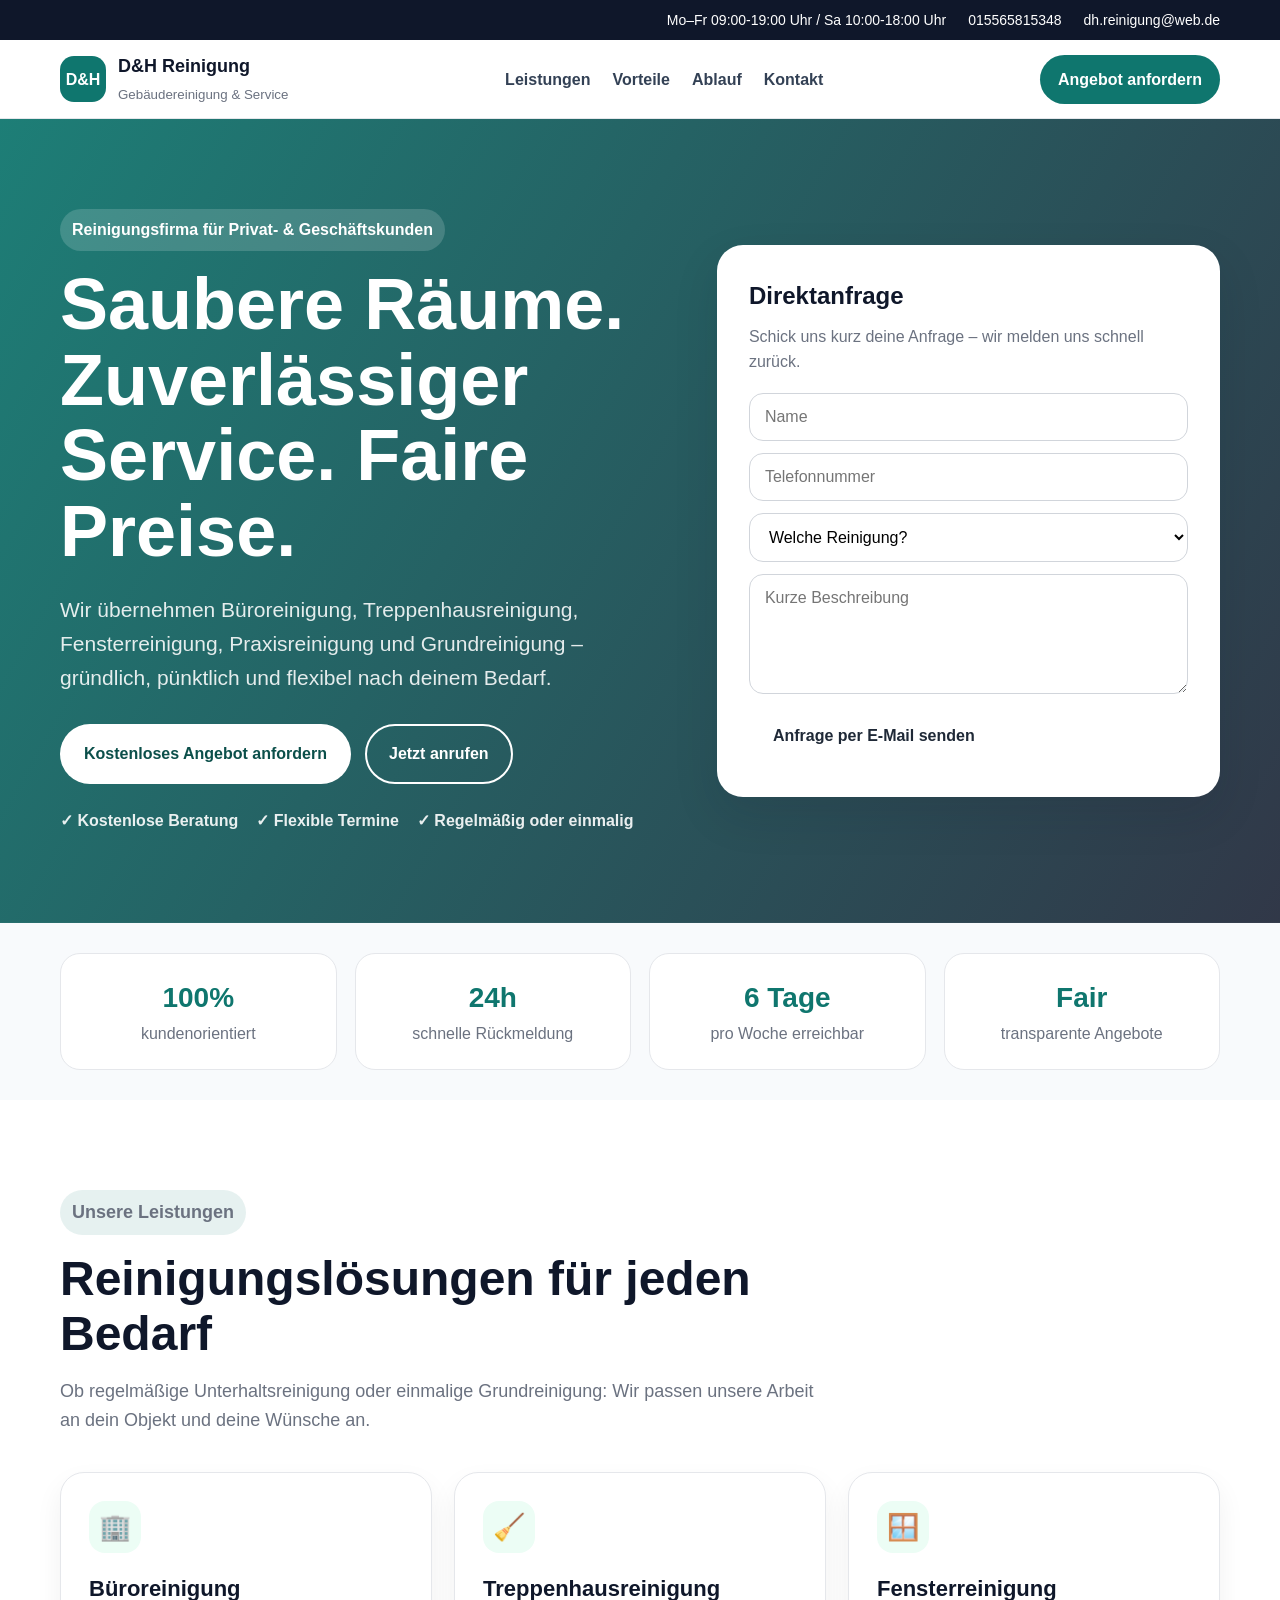
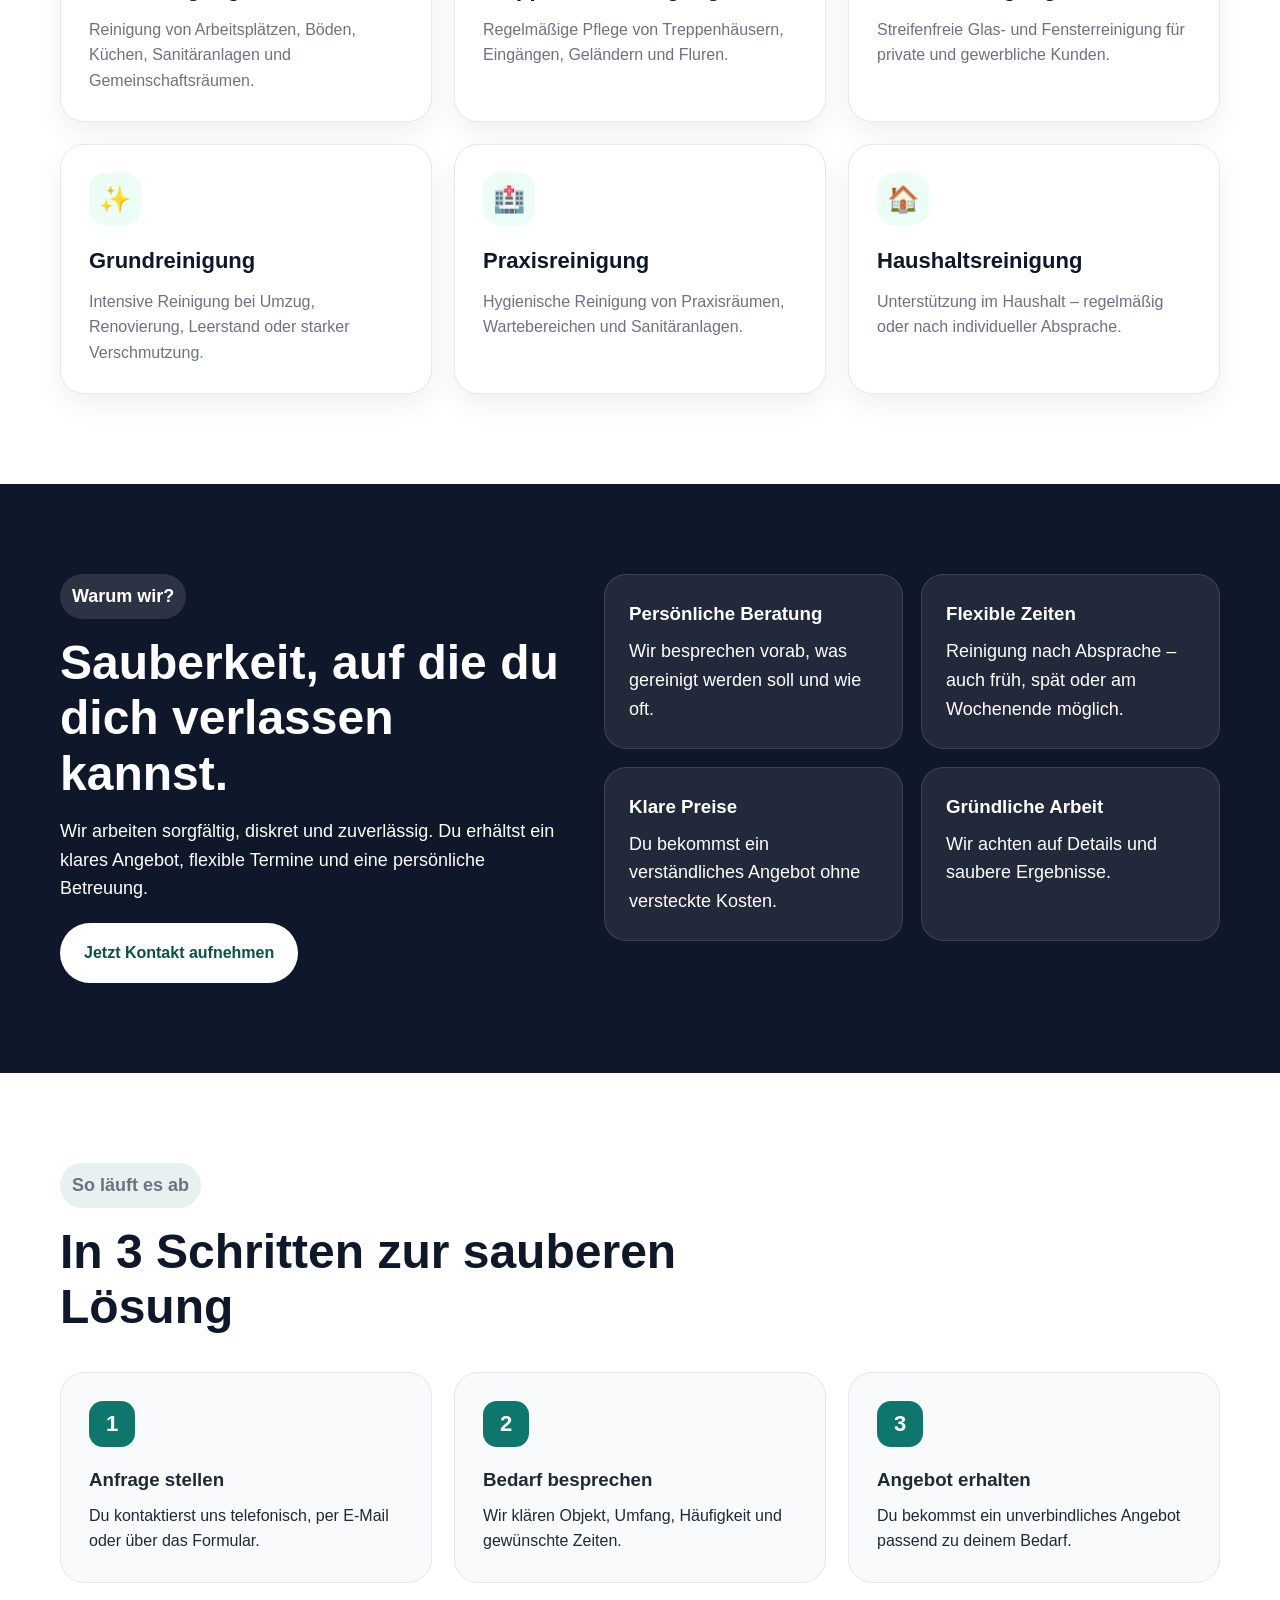
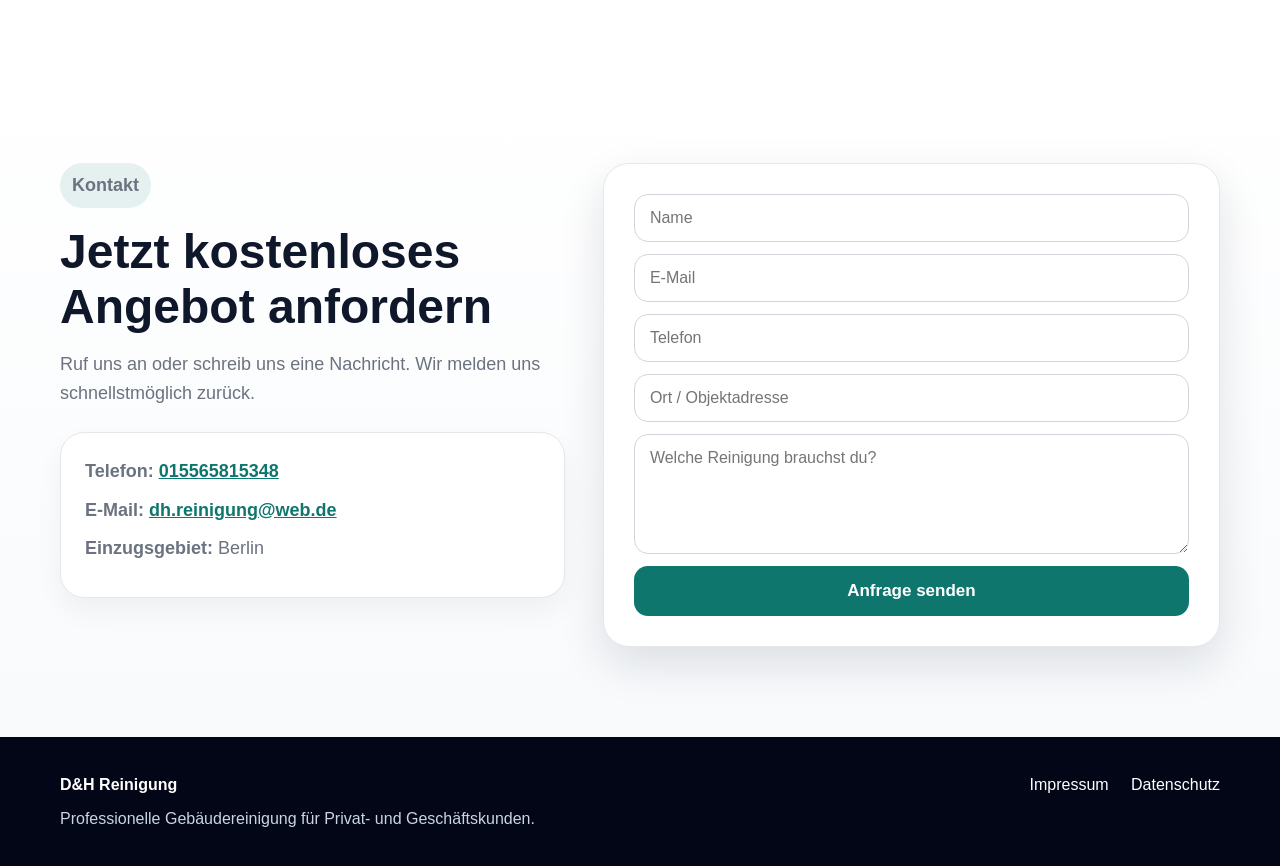
<file: index.html>
<!DOCTYPE html>
<html lang="de">
<head>
  <meta charset="UTF-8" />
  <meta name="viewport" content="width=device-width, initial-scale=1.0" />
  <title>D&H Reinigung| Professionelle Gebäudereinigung</title>
  <meta name="description" content="Zuverlässige Reinigungsfirma für Büroreinigung, Treppenhausreinigung, Fensterreinigung, Praxisreinigung und Grundreinigung." />
  <link rel="stylesheet" href="style.css" />
</head>
<body>
  <div class="topbar">
    <div class="container topbar-inner">
      <span>Mo–Fr 09:00-19:00 Uhr / Sa 10:00-18:00 Uhr</span>
      <a href="tel:+4915565815348">015565815348</a>
      <a href="mailto:dh.reinigung@web.de">dh.reinigung@web.de</a>
    </div>
  </div>

  <header class="header">
    <div class="container nav">
      <a class="brand" href="#start">
        <span class="brand-icon">D&H</span>
        <span>
          <strong>D&H Reinigung</strong>
          <small>Gebäudereinigung & Service</small>
        </span>
      </a>
      <nav>
        <a href="#leistungen">Leistungen</a>
        <a href="#vorteile">Vorteile</a>
        <a href="#ablauf">Ablauf</a>
        <a href="#kontakt">Kontakt</a>
      </nav>
      <a class="nav-cta" href="#kontakt">Angebot anfordern</a>
    </div>
  </header>

  <main>
    <section id="start" class="hero">
      <div class="container hero-grid">
        <div class="hero-text">
          <p class="badge">Reinigungsfirma für Privat- & Geschäftskunden</p>
          <h1>Saubere Räume. Zuverlässiger Service. Faire Preise.</h1>
          <p class="lead">Wir übernehmen Büroreinigung, Treppenhausreinigung, Fensterreinigung, Praxisreinigung und Grundreinigung – gründlich, pünktlich und flexibel nach deinem Bedarf.</p>
          <div class="hero-actions">
            <a class="btn btn-primary" href="#kontakt">Kostenloses Angebot anfordern</a>
            <a class="btn btn-outline" href="tel:+4915112345678">Jetzt anrufen</a>
          </div>
          <div class="hero-points">
            <span>✓ Kostenlose Beratung</span>
            <span>✓ Flexible Termine</span>
            <span>✓ Regelmäßig oder einmalig</span>
          </div>
        </div>

        <div class="quote-card">
          <h2>Direktanfrage</h2>
          <p>Schick uns kurz deine Anfrage – wir melden uns schnell zurück.</p>
          <form>
            <input type="text" name="name" placeholder="Name" />
            <input type="tel" placeholder="Telefonnummer" />
            <select>
              <option>Welche Reinigung?</option>
              <option>Büroreinigung</option>
              <option>Treppenhausreinigung</option>
              <option>Fensterreinigung</option>
              <option>Grundreinigung</option>
              <option>Praxisreinigung</option>
              <option>Haushaltsreinigung</option>
              <option>Kitareinigung</option>
              <option>Sontiges</option>
            </select>
            <textarea placeholder="Kurze Beschreibung"></textarea>
            <a class="btn primary" href="mailto:dh.reinigung@web.de?subject=Anfrage%20Reinigung&body=Hallo,%20ich%20möchte%20ein%20Angebot%20anfragen.">
  Anfrage per E-Mail senden
</a>
            
          </form>
        </div>
      </div>
    </section>

    <section class="stats">
      <div class="container stats-grid">
        <div><strong>100%</strong><span>kundenorientiert</span></div>
        <div><strong>24h</strong><span>schnelle Rückmeldung</span></div>
        <div><strong>6 Tage</strong><span>pro Woche erreichbar</span></div>
        <div><strong>Fair</strong><span>transparente Angebote</span></div>
      </div>
    </section>

    <section id="leistungen" class="section">
      <div class="container">
        <div class="section-head">
          <p class="eyebrow">Unsere Leistungen</p>
          <h2>Reinigungslösungen für jeden Bedarf</h2>
          <p>Ob regelmäßige Unterhaltsreinigung oder einmalige Grundreinigung: Wir passen unsere Arbeit an dein Objekt und deine Wünsche an.</p>
        </div>

        <div class="service-grid">
          <article class="service-card">
            <span class="service-icon">🏢</span>
            <h3>Büroreinigung</h3>
            <p>Reinigung von Arbeitsplätzen, Böden, Küchen, Sanitäranlagen und Gemeinschaftsräumen.</p>
          </article>
          <article class="service-card">
            <span class="service-icon">🧹</span>
            <h3>Treppenhausreinigung</h3>
            <p>Regelmäßige Pflege von Treppenhäusern, Eingängen, Geländern und Fluren.</p>
          </article>
          <article class="service-card">
            <span class="service-icon">🪟</span>
            <h3>Fensterreinigung</h3>
            <p>Streifenfreie Glas- und Fensterreinigung für private und gewerbliche Kunden.</p>
          </article>
          <article class="service-card">
            <span class="service-icon">✨</span>
            <h3>Grundreinigung</h3>
            <p>Intensive Reinigung bei Umzug, Renovierung, Leerstand oder starker Verschmutzung.</p>
          </article>
          <article class="service-card">
            <span class="service-icon">🏥</span>
            <h3>Praxisreinigung</h3>
            <p>Hygienische Reinigung von Praxisräumen, Wartebereichen und Sanitäranlagen.</p>
          </article>
          <article class="service-card">
            <span class="service-icon">🏠</span>
            <h3>Haushaltsreinigung</h3>
            <p>Unterstützung im Haushalt – regelmäßig oder nach individueller Absprache.</p>
          </article>
        </div>
      </div>
    </section>

    <section id="vorteile" class="section dark">
      <div class="container why-grid">
        <div>
          <p class="eyebrow">Warum wir?</p>
          <h2>Sauberkeit, auf die du dich verlassen kannst.</h2>
          <p>Wir arbeiten sorgfältig, diskret und zuverlässig. Du erhältst ein klares Angebot, flexible Termine und eine persönliche Betreuung.</p>
          <a class="btn btn-light" href="#kontakt">Jetzt Kontakt aufnehmen</a>
        </div>
        <div class="why-list">
          <div>
            <h3>Persönliche Beratung</h3>
            <p>Wir besprechen vorab, was gereinigt werden soll und wie oft.</p>
          </div>
          <div>
            <h3>Flexible Zeiten</h3>
            <p>Reinigung nach Absprache – auch früh, spät oder am Wochenende möglich.</p>
          </div>
          <div>
            <h3>Klare Preise</h3>
            <p>Du bekommst ein verständliches Angebot ohne versteckte Kosten.</p>
          </div>
          <div>
            <h3>Gründliche Arbeit</h3>
            <p>Wir achten auf Details und saubere Ergebnisse.</p>
          </div>
        </div>
      </div>
    </section>

    <section id="ablauf" class="section">
      <div class="container">
        <div class="section-head">
          <p class="eyebrow">So läuft es ab</p>
          <h2>In 3 Schritten zur sauberen Lösung</h2>
        </div>

        <div class="steps">
          <div class="step">
            <span>1</span>
            <h3>Anfrage stellen</h3>
            <p>Du kontaktierst uns telefonisch, per E-Mail oder über das Formular.</p>
          </div>
          <div class="step">
            <span>2</span>
            <h3>Bedarf besprechen</h3>
            <p>Wir klären Objekt, Umfang, Häufigkeit und gewünschte Zeiten.</p>
          </div>
          <div class="step">
            <span>3</span>
            <h3>Angebot erhalten</h3>
            <p>Du bekommst ein unverbindliches Angebot passend zu deinem Bedarf.</p>
          </div>
        </div>
      </div>
    </section>

    
          </div>
        </div>
      </div>
    </section>

    <section id="kontakt" class="section contact-section">
      <div class="container contact-grid">
        <div>
          <p class="eyebrow">Kontakt</p>
          <h2>Jetzt kostenloses Angebot anfordern</h2>
          <p>Ruf uns an oder schreib uns eine Nachricht. Wir melden uns schnellstmöglich zurück.</p>

          <div class="contact-box">
            <p><strong>Telefon:</strong> <a href="tel:+4915565815348">015565815348</a></p>
            <p><strong>E-Mail:</strong> <a href="mailto:dh.reinigung@web.de">dh.reinigung@web.de</a></p>
            <p><strong>Einzugsgebiet:</strong> Berlin</p>
          </div>
        </div>

        <form class="contact-form" action="https://formsubmit.co/dh.reinigung@web.de" method="POST">
          <input type="text" name="name" placeholder="Name" />
          <input type="email" name="email" placeholder="E-Mail" />
          <input type="tel" name="telefon" placeholder="Telefon" />
          <input type="text" name="adresse" placeholder="Ort / Objektadresse" />
          <textarea name="nachricht" placeholder="Welche Reinigung brauchst du?"></textarea>
          <button type="submit">Anfrage senden</button>
         
        </form>
      </div>
    </section>
  </main>

  <footer class="footer">
    <div class="container footer-grid">
      <div>
        <strong>D&H Reinigung</strong>
        <p>Professionelle Gebäudereinigung für Privat- und Geschäftskunden.</p>
      </div>
      <div>
        <a href="impressum.html">Impressum</a>
        <a href="datenschutz.html">Datenschutz</a>
      </div>
    </div>
  </footer>
</body>
</html>
</file>
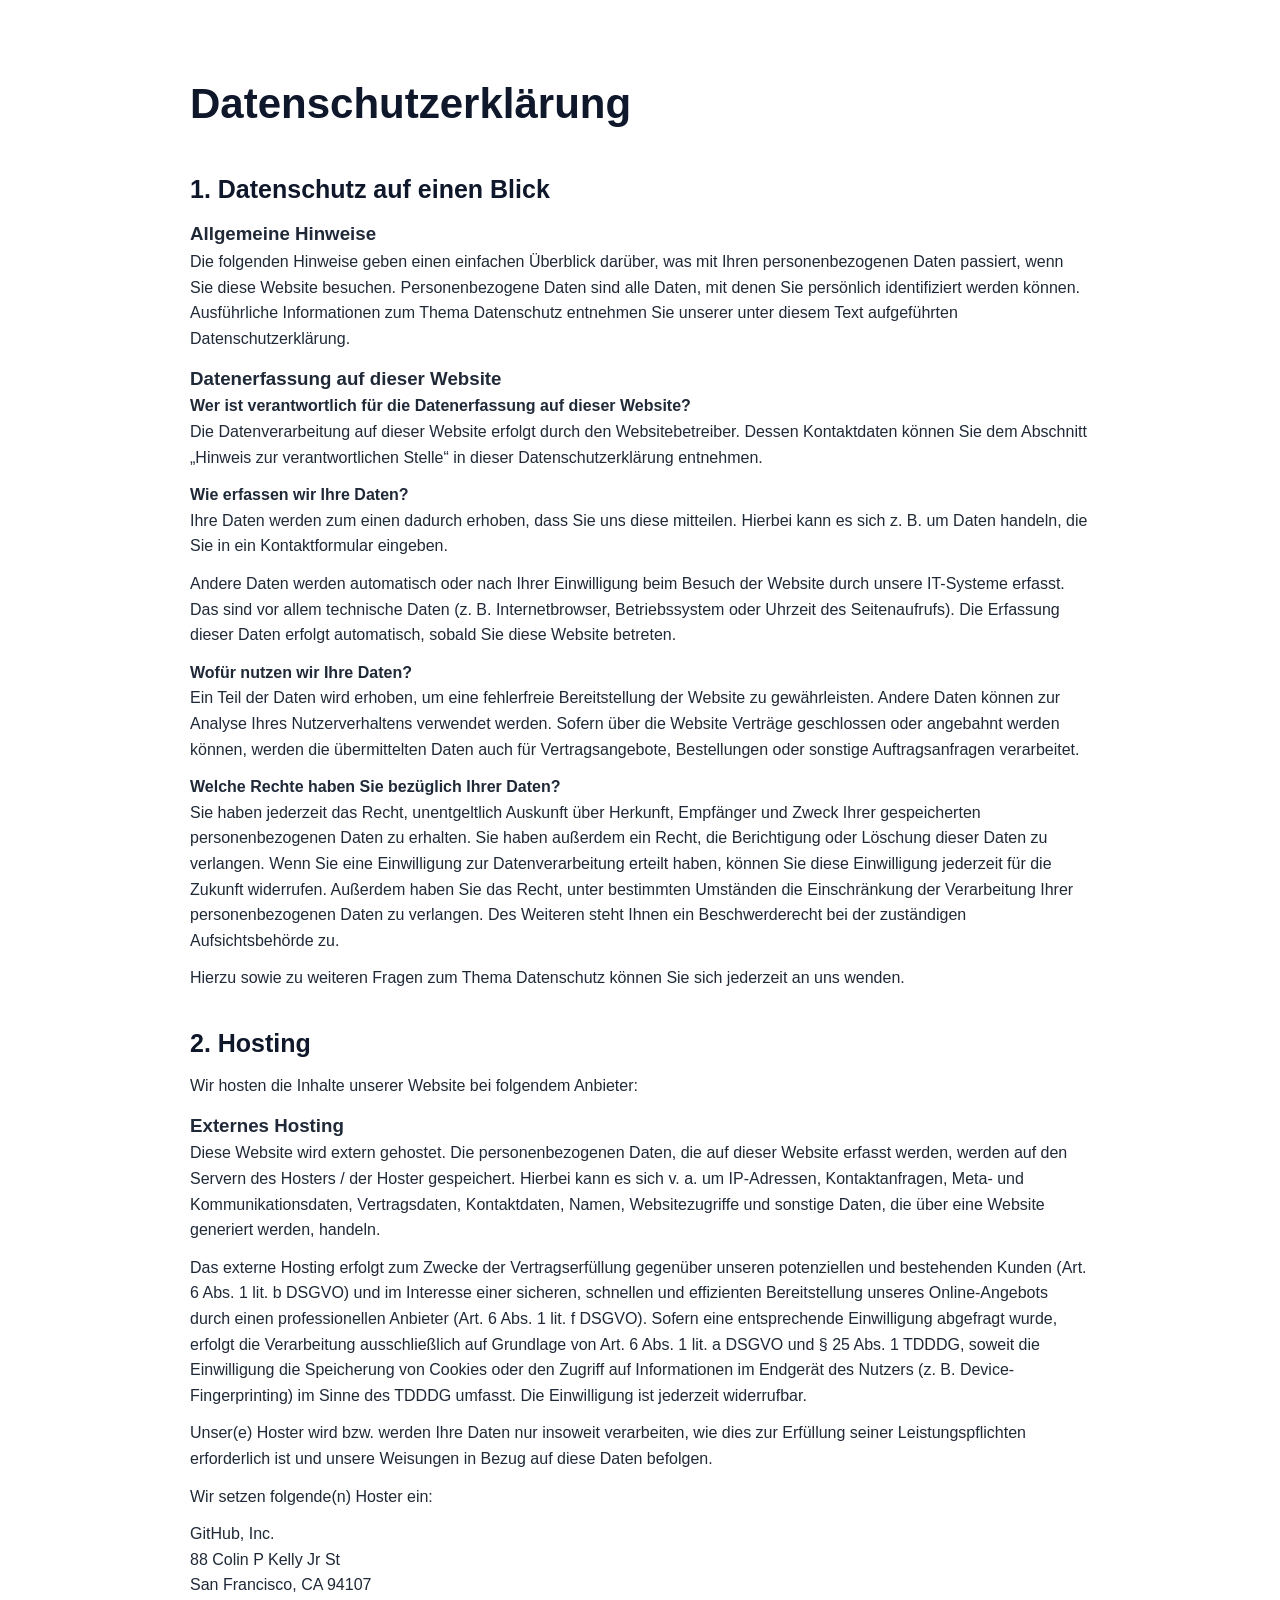
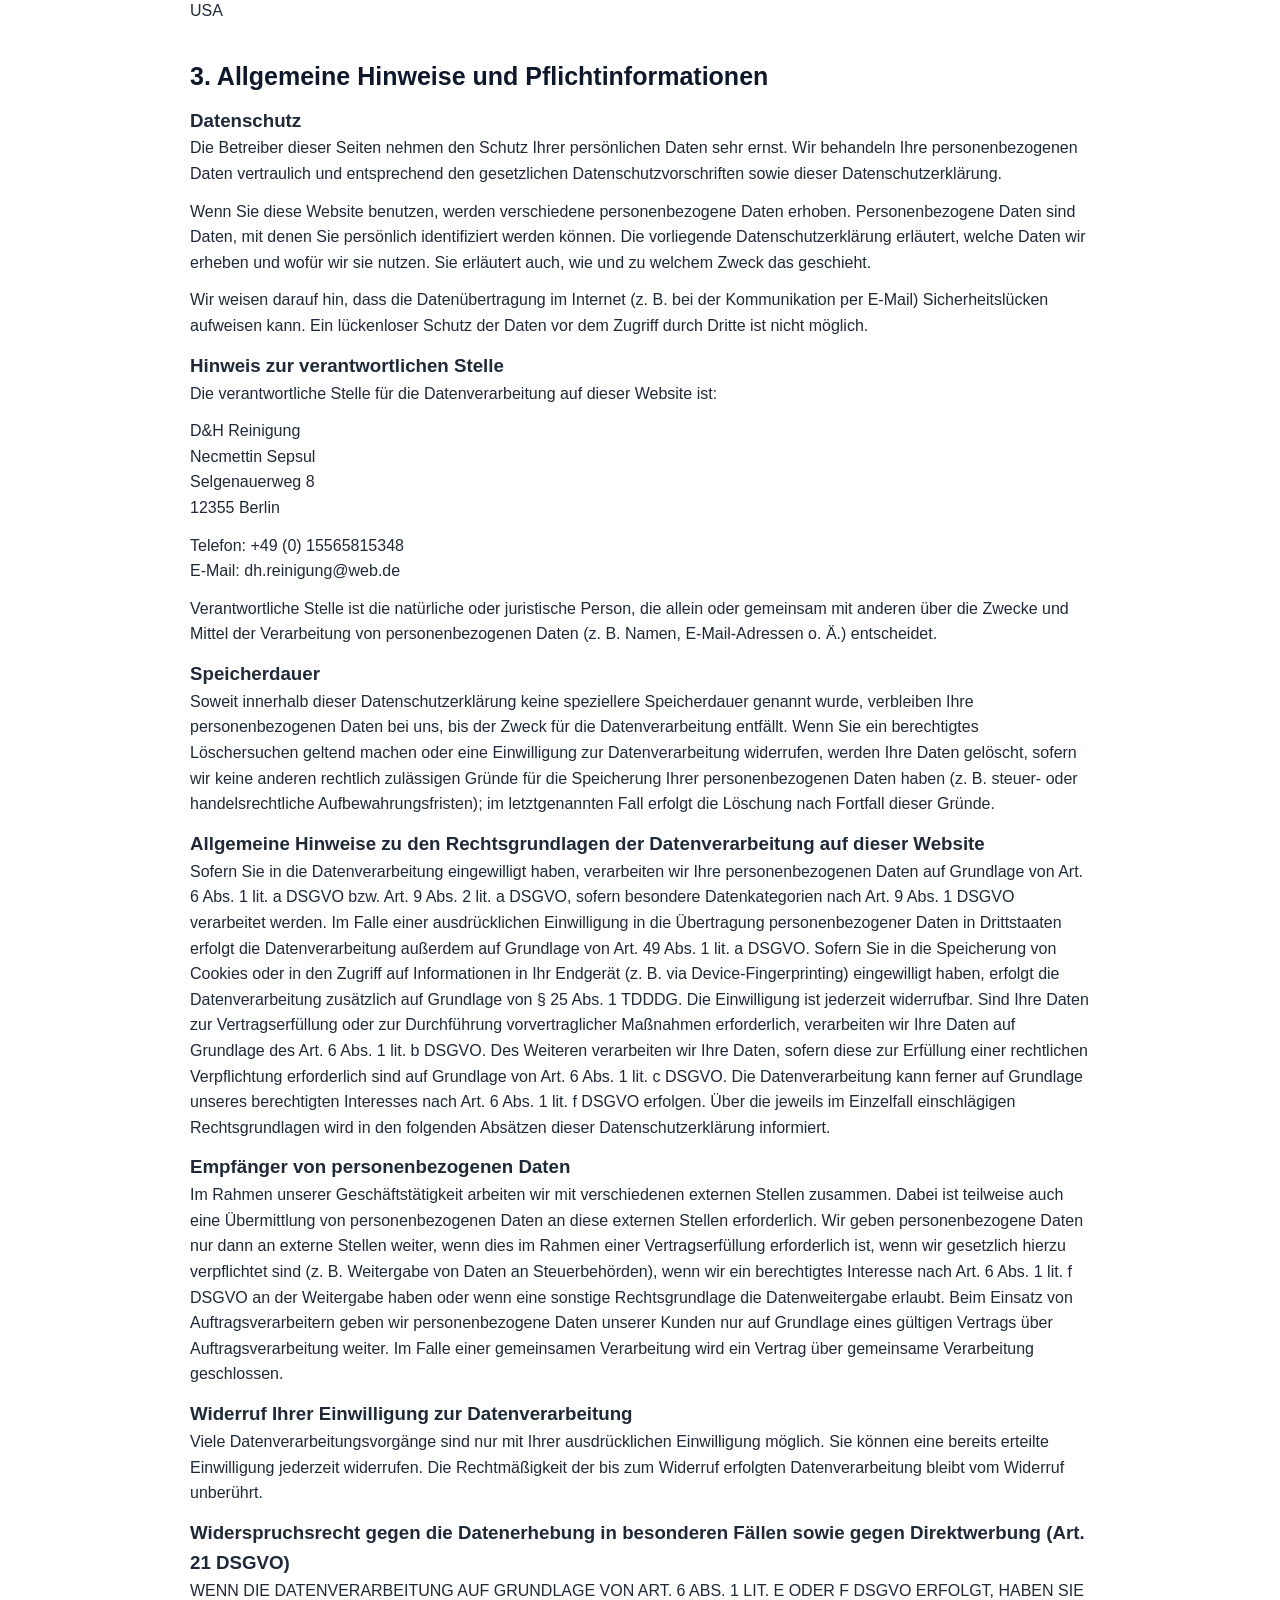
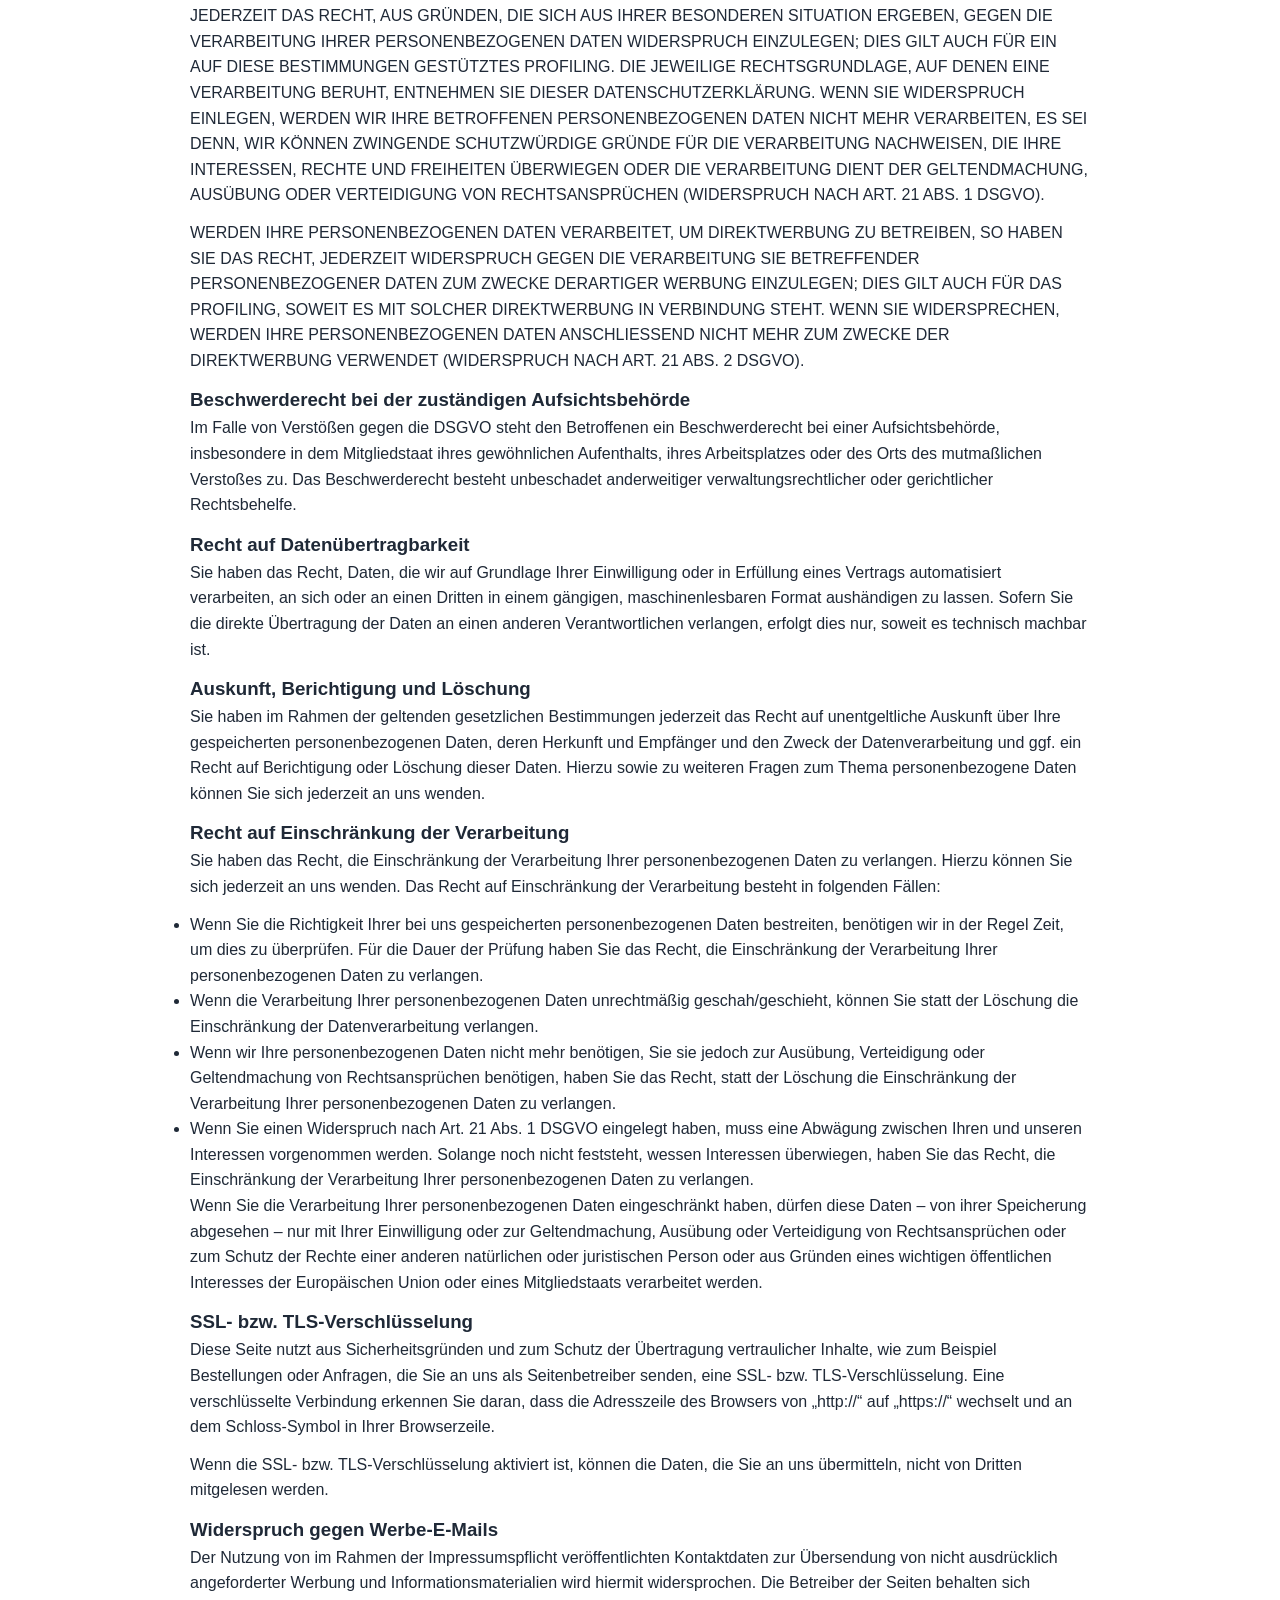
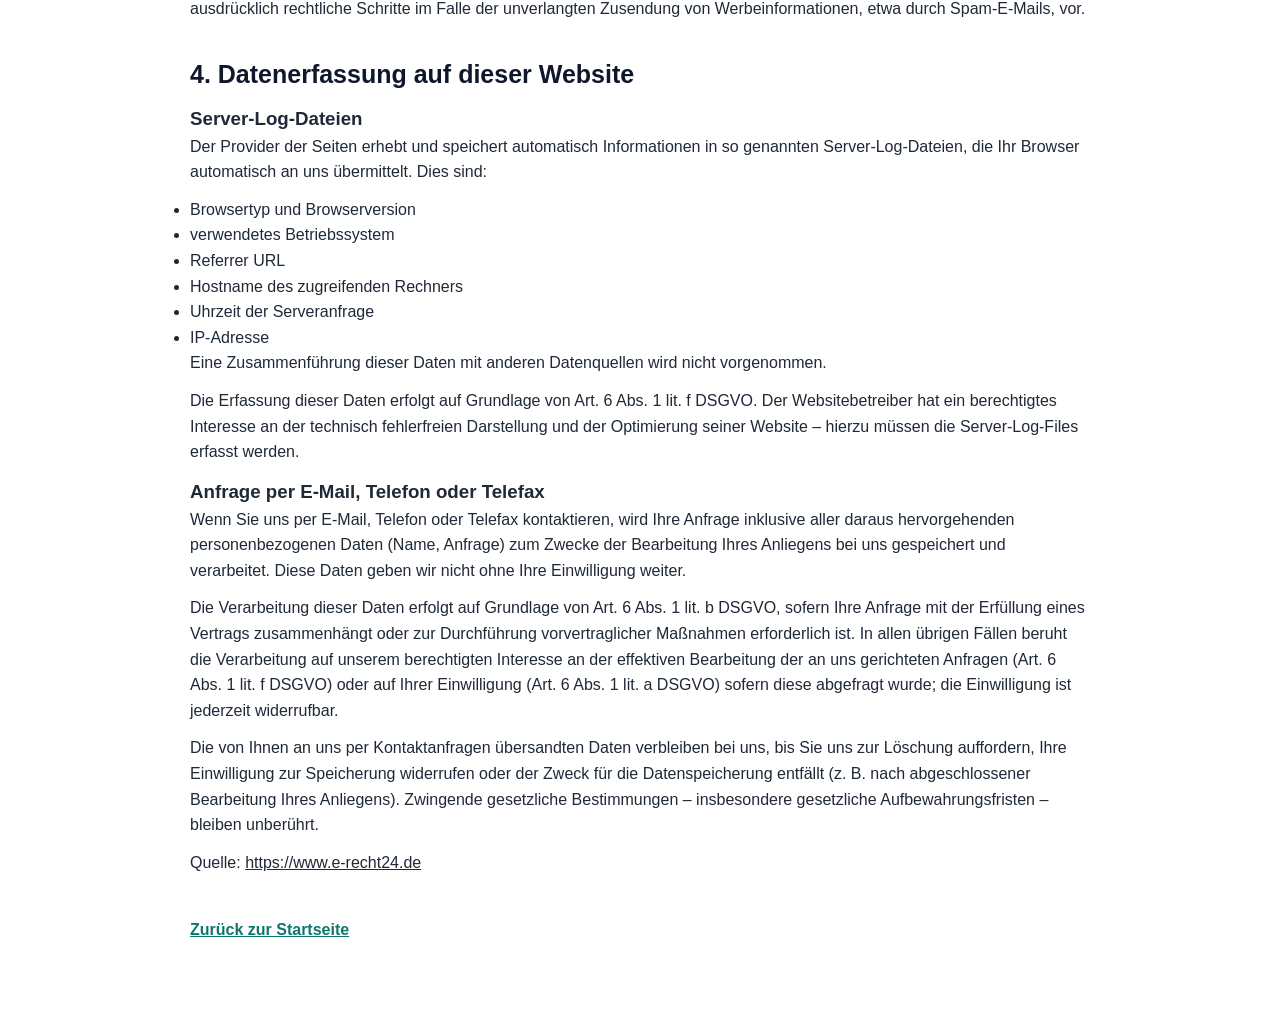
<file: datenschutz.html>
<!DOCTYPE html>
<html lang="de">
<head>
  <meta charset="UTF-8" />
  <meta name="viewport" content="width=device-width, initial-scale=1.0" />
  <title>Datenschutz | D&H Reinigung</title>
  <link rel="stylesheet" href="style.css" />
</head>
<body>
  <main class="container legal-page">
    <h1>Datenschutz&shy;erkl&auml;rung</h1>
<h2>1. Datenschutz auf einen Blick</h2>
<h3>Allgemeine Hinweise</h3> <p>Die folgenden Hinweise geben einen einfachen &Uuml;berblick dar&uuml;ber, was mit Ihren personenbezogenen Daten passiert, wenn Sie diese Website besuchen. Personenbezogene Daten sind alle Daten, mit denen Sie pers&ouml;nlich identifiziert werden k&ouml;nnen. Ausf&uuml;hrliche Informationen zum Thema Datenschutz entnehmen Sie unserer unter diesem Text aufgef&uuml;hrten Datenschutzerkl&auml;rung.</p>
<h3>Datenerfassung auf dieser Website</h3> <h4>Wer ist verantwortlich f&uuml;r die Datenerfassung auf dieser Website?</h4> <p>Die Datenverarbeitung auf dieser Website erfolgt durch den Websitebetreiber. Dessen Kontaktdaten k&ouml;nnen Sie dem Abschnitt &bdquo;Hinweis zur verantwortlichen Stelle&ldquo; in dieser Datenschutzerkl&auml;rung entnehmen.</p> <h4>Wie erfassen wir Ihre Daten?</h4> <p>Ihre Daten werden zum einen dadurch erhoben, dass Sie uns diese mitteilen. Hierbei kann es sich z.&nbsp;B. um Daten handeln, die Sie in ein Kontaktformular eingeben.</p> <p>Andere Daten werden automatisch oder nach Ihrer Einwilligung beim Besuch der Website durch unsere IT-Systeme erfasst. Das sind vor allem technische Daten (z.&nbsp;B. Internetbrowser, Betriebssystem oder Uhrzeit des Seitenaufrufs). Die Erfassung dieser Daten erfolgt automatisch, sobald Sie diese Website betreten.</p> <h4>Wof&uuml;r nutzen wir Ihre Daten?</h4> <p>Ein Teil der Daten wird erhoben, um eine fehlerfreie Bereitstellung der Website zu gew&auml;hrleisten. Andere Daten k&ouml;nnen zur Analyse Ihres Nutzerverhaltens verwendet werden. Sofern &uuml;ber die Website Vertr&auml;ge geschlossen oder angebahnt werden k&ouml;nnen, werden die &uuml;bermittelten Daten auch f&uuml;r Vertragsangebote, Bestellungen oder sonstige Auftragsanfragen verarbeitet.</p> <h4>Welche Rechte haben Sie bez&uuml;glich Ihrer Daten?</h4> <p>Sie haben jederzeit das Recht, unentgeltlich Auskunft &uuml;ber Herkunft, Empf&auml;nger und Zweck Ihrer gespeicherten personenbezogenen Daten zu erhalten. Sie haben au&szlig;erdem ein Recht, die Berichtigung oder L&ouml;schung dieser Daten zu verlangen. Wenn Sie eine Einwilligung zur Datenverarbeitung erteilt haben, k&ouml;nnen Sie diese Einwilligung jederzeit f&uuml;r die Zukunft widerrufen. Au&szlig;erdem haben Sie das Recht, unter bestimmten Umst&auml;nden die Einschr&auml;nkung der Verarbeitung Ihrer personenbezogenen Daten zu verlangen. Des Weiteren steht Ihnen ein Beschwerderecht bei der zust&auml;ndigen Aufsichtsbeh&ouml;rde zu.</p> <p>Hierzu sowie zu weiteren Fragen zum Thema Datenschutz k&ouml;nnen Sie sich jederzeit an uns wenden.</p>
<h2>2. Hosting</h2>
<p>Wir hosten die Inhalte unserer Website bei folgendem Anbieter:</p>
<h3>Externes Hosting</h3> <p>Diese Website wird extern gehostet. Die personenbezogenen Daten, die auf dieser Website erfasst werden, werden auf den Servern des Hosters / der Hoster gespeichert. Hierbei kann es sich v.&nbsp;a. um IP-Adressen, Kontaktanfragen, Meta- und Kommunikationsdaten, Vertragsdaten, Kontaktdaten, Namen, Websitezugriffe und sonstige Daten, die &uuml;ber eine Website generiert werden, handeln.</p> <p>Das externe Hosting erfolgt zum Zwecke der Vertragserf&uuml;llung gegen&uuml;ber unseren potenziellen und bestehenden Kunden (Art. 6 Abs. 1 lit. b DSGVO) und im Interesse einer sicheren, schnellen und effizienten Bereitstellung unseres Online-Angebots durch einen professionellen Anbieter (Art. 6 Abs. 1 lit. f DSGVO). Sofern eine entsprechende Einwilligung abgefragt wurde, erfolgt die Verarbeitung ausschlie&szlig;lich auf Grundlage von Art. 6 Abs. 1 lit. a DSGVO und &sect; 25 Abs. 1 TDDDG, soweit die Einwilligung die Speicherung von Cookies oder den Zugriff auf Informationen im Endger&auml;t des Nutzers (z.&nbsp;B. Device-Fingerprinting) im Sinne des TDDDG umfasst. Die Einwilligung ist jederzeit widerrufbar.</p> <p>Unser(e) Hoster wird bzw. werden Ihre Daten nur insoweit verarbeiten, wie dies zur Erf&uuml;llung seiner Leistungspflichten erforderlich ist und unsere Weisungen in Bezug auf diese Daten befolgen.</p> <p>Wir setzen folgende(n) Hoster ein:</p>
<p>GitHub, Inc.<br />
88 Colin P Kelly Jr St<br />
San Francisco, CA 94107<br />
USA</p>
<h2>3. Allgemeine Hinweise und Pflicht&shy;informationen</h2>
<h3>Datenschutz</h3> <p>Die Betreiber dieser Seiten nehmen den Schutz Ihrer pers&ouml;nlichen Daten sehr ernst. Wir behandeln Ihre personenbezogenen Daten vertraulich und entsprechend den gesetzlichen Datenschutzvorschriften sowie dieser Datenschutzerkl&auml;rung.</p> <p>Wenn Sie diese Website benutzen, werden verschiedene personenbezogene Daten erhoben. Personenbezogene Daten sind Daten, mit denen Sie pers&ouml;nlich identifiziert werden k&ouml;nnen. Die vorliegende Datenschutzerkl&auml;rung erl&auml;utert, welche Daten wir erheben und wof&uuml;r wir sie nutzen. Sie erl&auml;utert auch, wie und zu welchem Zweck das geschieht.</p> <p>Wir weisen darauf hin, dass die Daten&uuml;bertragung im Internet (z.&nbsp;B. bei der Kommunikation per E-Mail) Sicherheitsl&uuml;cken aufweisen kann. Ein l&uuml;ckenloser Schutz der Daten vor dem Zugriff durch Dritte ist nicht m&ouml;glich.</p>
<h3>Hinweis zur verantwortlichen Stelle</h3> <p>Die verantwortliche Stelle f&uuml;r die Datenverarbeitung auf dieser Website ist:</p> <p>D&amp;H Reinigung<br />
Necmettin Sepsul<br />
Selgenauerweg 8<br />
12355 Berlin</p>

<p>Telefon: +49 (0) 15565815348<br />
E-Mail: dh.reinigung@web.de</p>
 <p>Verantwortliche Stelle ist die nat&uuml;rliche oder juristische Person, die allein oder gemeinsam mit anderen &uuml;ber die Zwecke und Mittel der Verarbeitung von personenbezogenen Daten (z.&nbsp;B. Namen, E-Mail-Adressen o. &Auml;.) entscheidet.</p>

<h3>Speicherdauer</h3> <p>Soweit innerhalb dieser Datenschutzerkl&auml;rung keine speziellere Speicherdauer genannt wurde, verbleiben Ihre personenbezogenen Daten bei uns, bis der Zweck f&uuml;r die Datenverarbeitung entf&auml;llt. Wenn Sie ein berechtigtes L&ouml;schersuchen geltend machen oder eine Einwilligung zur Datenverarbeitung widerrufen, werden Ihre Daten gel&ouml;scht, sofern wir keine anderen rechtlich zul&auml;ssigen Gr&uuml;nde f&uuml;r die Speicherung Ihrer personenbezogenen Daten haben (z.&nbsp;B. steuer- oder handelsrechtliche Aufbewahrungsfristen); im letztgenannten Fall erfolgt die L&ouml;schung nach Fortfall dieser Gr&uuml;nde.</p>
<h3>Allgemeine Hinweise zu den Rechtsgrundlagen der Datenverarbeitung auf dieser Website</h3> <p>Sofern Sie in die Datenverarbeitung eingewilligt haben, verarbeiten wir Ihre personenbezogenen Daten auf Grundlage von Art. 6 Abs. 1 lit. a DSGVO bzw. Art. 9 Abs. 2 lit. a DSGVO, sofern besondere Datenkategorien nach Art. 9 Abs. 1 DSGVO verarbeitet werden. Im Falle einer ausdr&uuml;cklichen Einwilligung in die &Uuml;bertragung personenbezogener Daten in Drittstaaten erfolgt die Datenverarbeitung au&szlig;erdem auf Grundlage von Art. 49 Abs. 1 lit. a DSGVO. Sofern Sie in die Speicherung von Cookies oder in den Zugriff auf Informationen in Ihr Endger&auml;t (z.&nbsp;B. via Device-Fingerprinting) eingewilligt haben, erfolgt die Datenverarbeitung zus&auml;tzlich auf Grundlage von &sect; 25 Abs. 1 TDDDG. Die Einwilligung ist jederzeit widerrufbar. Sind Ihre Daten zur Vertragserf&uuml;llung oder zur Durchf&uuml;hrung vorvertraglicher Ma&szlig;nahmen erforderlich, verarbeiten wir Ihre Daten auf Grundlage des Art. 6 Abs. 1 lit. b DSGVO. Des Weiteren verarbeiten wir Ihre Daten, sofern diese zur Erf&uuml;llung einer rechtlichen Verpflichtung erforderlich sind auf Grundlage von Art. 6 Abs. 1 lit. c DSGVO. Die Datenverarbeitung kann ferner auf Grundlage unseres berechtigten Interesses nach Art. 6 Abs. 1 lit. f DSGVO erfolgen. &Uuml;ber die jeweils im Einzelfall einschl&auml;gigen Rechtsgrundlagen wird in den folgenden Abs&auml;tzen dieser Datenschutzerkl&auml;rung informiert.</p>
<h3>Empf&auml;nger von personenbezogenen Daten</h3> <p>Im Rahmen unserer Gesch&auml;ftst&auml;tigkeit arbeiten wir mit verschiedenen externen Stellen zusammen. Dabei ist teilweise auch eine &Uuml;bermittlung von personenbezogenen Daten an diese externen Stellen erforderlich. Wir geben personenbezogene Daten nur dann an externe Stellen weiter, wenn dies im Rahmen einer Vertragserf&uuml;llung erforderlich ist, wenn wir gesetzlich hierzu verpflichtet sind (z.&nbsp;B. Weitergabe von Daten an Steuerbeh&ouml;rden), wenn wir ein berechtigtes Interesse nach Art. 6 Abs. 1 lit. f DSGVO an der Weitergabe haben oder wenn eine sonstige Rechtsgrundlage die Datenweitergabe erlaubt. Beim Einsatz von Auftragsverarbeitern geben wir personenbezogene Daten unserer Kunden nur auf Grundlage eines g&uuml;ltigen Vertrags &uuml;ber Auftragsverarbeitung weiter. Im Falle einer gemeinsamen Verarbeitung wird ein Vertrag &uuml;ber gemeinsame Verarbeitung geschlossen.</p>
<h3>Widerruf Ihrer Einwilligung zur Datenverarbeitung</h3> <p>Viele Datenverarbeitungsvorg&auml;nge sind nur mit Ihrer ausdr&uuml;cklichen Einwilligung m&ouml;glich. Sie k&ouml;nnen eine bereits erteilte Einwilligung jederzeit widerrufen. Die Rechtm&auml;&szlig;igkeit der bis zum Widerruf erfolgten Datenverarbeitung bleibt vom Widerruf unber&uuml;hrt.</p>
<h3>Widerspruchsrecht gegen die Datenerhebung in besonderen F&auml;llen sowie gegen Direktwerbung (Art. 21 DSGVO)</h3> <p>WENN DIE DATENVERARBEITUNG AUF GRUNDLAGE VON ART. 6 ABS. 1 LIT. E ODER F DSGVO ERFOLGT, HABEN SIE JEDERZEIT DAS RECHT, AUS GR&Uuml;NDEN, DIE SICH AUS IHRER BESONDEREN SITUATION ERGEBEN, GEGEN DIE VERARBEITUNG IHRER PERSONENBEZOGENEN DATEN WIDERSPRUCH EINZULEGEN; DIES GILT AUCH F&Uuml;R EIN AUF DIESE BESTIMMUNGEN GEST&Uuml;TZTES PROFILING. DIE JEWEILIGE RECHTSGRUNDLAGE, AUF DENEN EINE VERARBEITUNG BERUHT, ENTNEHMEN SIE DIESER DATENSCHUTZERKL&Auml;RUNG. WENN SIE WIDERSPRUCH EINLEGEN, WERDEN WIR IHRE BETROFFENEN PERSONENBEZOGENEN DATEN NICHT MEHR VERARBEITEN, ES SEI DENN, WIR K&Ouml;NNEN ZWINGENDE SCHUTZW&Uuml;RDIGE GR&Uuml;NDE F&Uuml;R DIE VERARBEITUNG NACHWEISEN, DIE IHRE INTERESSEN, RECHTE UND FREIHEITEN &Uuml;BERWIEGEN ODER DIE VERARBEITUNG DIENT DER GELTENDMACHUNG, AUS&Uuml;BUNG ODER VERTEIDIGUNG VON RECHTSANSPR&Uuml;CHEN (WIDERSPRUCH NACH ART. 21 ABS. 1 DSGVO).</p> <p>WERDEN IHRE PERSONENBEZOGENEN DATEN VERARBEITET, UM DIREKTWERBUNG ZU BETREIBEN, SO HABEN SIE DAS RECHT, JEDERZEIT WIDERSPRUCH GEGEN DIE VERARBEITUNG SIE BETREFFENDER PERSONENBEZOGENER DATEN ZUM ZWECKE DERARTIGER WERBUNG EINZULEGEN; DIES GILT AUCH F&Uuml;R DAS PROFILING, SOWEIT ES MIT SOLCHER DIREKTWERBUNG IN VERBINDUNG STEHT. WENN SIE WIDERSPRECHEN, WERDEN IHRE PERSONENBEZOGENEN DATEN ANSCHLIESSEND NICHT MEHR ZUM ZWECKE DER DIREKTWERBUNG VERWENDET (WIDERSPRUCH NACH ART. 21 ABS. 2 DSGVO).</p>
<h3>Beschwerde&shy;recht bei der zust&auml;ndigen Aufsichts&shy;beh&ouml;rde</h3> <p>Im Falle von Verst&ouml;&szlig;en gegen die DSGVO steht den Betroffenen ein Beschwerderecht bei einer Aufsichtsbeh&ouml;rde, insbesondere in dem Mitgliedstaat ihres gew&ouml;hnlichen Aufenthalts, ihres Arbeitsplatzes oder des Orts des mutma&szlig;lichen Versto&szlig;es zu. Das Beschwerderecht besteht unbeschadet anderweitiger verwaltungsrechtlicher oder gerichtlicher Rechtsbehelfe.</p>
<h3>Recht auf Daten&shy;&uuml;bertrag&shy;barkeit</h3> <p>Sie haben das Recht, Daten, die wir auf Grundlage Ihrer Einwilligung oder in Erf&uuml;llung eines Vertrags automatisiert verarbeiten, an sich oder an einen Dritten in einem g&auml;ngigen, maschinenlesbaren Format aush&auml;ndigen zu lassen. Sofern Sie die direkte &Uuml;bertragung der Daten an einen anderen Verantwortlichen verlangen, erfolgt dies nur, soweit es technisch machbar ist.</p>
<h3>Auskunft, Berichtigung und L&ouml;schung</h3> <p>Sie haben im Rahmen der geltenden gesetzlichen Bestimmungen jederzeit das Recht auf unentgeltliche Auskunft &uuml;ber Ihre gespeicherten personenbezogenen Daten, deren Herkunft und Empf&auml;nger und den Zweck der Datenverarbeitung und ggf. ein Recht auf Berichtigung oder L&ouml;schung dieser Daten. Hierzu sowie zu weiteren Fragen zum Thema personenbezogene Daten k&ouml;nnen Sie sich jederzeit an uns wenden.</p>
<h3>Recht auf Einschr&auml;nkung der Verarbeitung</h3> <p>Sie haben das Recht, die Einschr&auml;nkung der Verarbeitung Ihrer personenbezogenen Daten zu verlangen. Hierzu k&ouml;nnen Sie sich jederzeit an uns wenden. Das Recht auf Einschr&auml;nkung der Verarbeitung besteht in folgenden F&auml;llen:</p> <ul> <li>Wenn Sie die Richtigkeit Ihrer bei uns gespeicherten personenbezogenen Daten bestreiten, ben&ouml;tigen wir in der Regel Zeit, um dies zu &uuml;berpr&uuml;fen. F&uuml;r die Dauer der Pr&uuml;fung haben Sie das Recht, die Einschr&auml;nkung der Verarbeitung Ihrer personenbezogenen Daten zu verlangen.</li> <li>Wenn die Verarbeitung Ihrer personenbezogenen Daten unrechtm&auml;&szlig;ig geschah/geschieht, k&ouml;nnen Sie statt der L&ouml;schung die Einschr&auml;nkung der Datenverarbeitung verlangen.</li> <li>Wenn wir Ihre personenbezogenen Daten nicht mehr ben&ouml;tigen, Sie sie jedoch zur Aus&uuml;bung, Verteidigung oder Geltendmachung von Rechtsanspr&uuml;chen ben&ouml;tigen, haben Sie das Recht, statt der L&ouml;schung die Einschr&auml;nkung der Verarbeitung Ihrer personenbezogenen Daten zu verlangen.</li> <li>Wenn Sie einen Widerspruch nach Art. 21 Abs. 1 DSGVO eingelegt haben, muss eine Abw&auml;gung zwischen Ihren und unseren Interessen vorgenommen werden. Solange noch nicht feststeht, wessen Interessen &uuml;berwiegen, haben Sie das Recht, die Einschr&auml;nkung der Verarbeitung Ihrer personenbezogenen Daten zu verlangen.</li> </ul> <p>Wenn Sie die Verarbeitung Ihrer personenbezogenen Daten eingeschr&auml;nkt haben, d&uuml;rfen diese Daten &ndash; von ihrer Speicherung abgesehen &ndash; nur mit Ihrer Einwilligung oder zur Geltendmachung, Aus&uuml;bung oder Verteidigung von Rechtsanspr&uuml;chen oder zum Schutz der Rechte einer anderen nat&uuml;rlichen oder juristischen Person oder aus Gr&uuml;nden eines wichtigen &ouml;ffentlichen Interesses der Europ&auml;ischen Union oder eines Mitgliedstaats verarbeitet werden.</p>
<h3>SSL- bzw. TLS-Verschl&uuml;sselung</h3> <p>Diese Seite nutzt aus Sicherheitsgr&uuml;nden und zum Schutz der &Uuml;bertragung vertraulicher Inhalte, wie zum Beispiel Bestellungen oder Anfragen, die Sie an uns als Seitenbetreiber senden, eine SSL- bzw. TLS-Verschl&uuml;sselung. Eine verschl&uuml;sselte Verbindung erkennen Sie daran, dass die Adresszeile des Browsers von &bdquo;http://&ldquo; auf &bdquo;https://&ldquo; wechselt und an dem Schloss-Symbol in Ihrer Browserzeile.</p> <p>Wenn die SSL- bzw. TLS-Verschl&uuml;sselung aktiviert ist, k&ouml;nnen die Daten, die Sie an uns &uuml;bermitteln, nicht von Dritten mitgelesen werden.</p>
<h3>Widerspruch gegen Werbe-E-Mails</h3> <p>Der Nutzung von im Rahmen der Impressumspflicht ver&ouml;ffentlichten Kontaktdaten zur &Uuml;bersendung von nicht ausdr&uuml;cklich angeforderter Werbung und Informationsmaterialien wird hiermit widersprochen. Die Betreiber der Seiten behalten sich ausdr&uuml;cklich rechtliche Schritte im Falle der unverlangten Zusendung von Werbeinformationen, etwa durch Spam-E-Mails, vor.</p>
<h2>4. Datenerfassung auf dieser Website</h2>
<h3>Server-Log-Dateien</h3> <p>Der Provider der Seiten erhebt und speichert automatisch Informationen in so genannten Server-Log-Dateien, die Ihr Browser automatisch an uns &uuml;bermittelt. Dies sind:</p> <ul> <li>Browsertyp und Browserversion</li> <li>verwendetes Betriebssystem</li> <li>Referrer URL</li> <li>Hostname des zugreifenden Rechners</li> <li>Uhrzeit der Serveranfrage</li> <li>IP-Adresse</li> </ul> <p>Eine Zusammenf&uuml;hrung dieser Daten mit anderen Datenquellen wird nicht vorgenommen.</p> <p>Die Erfassung dieser Daten erfolgt auf Grundlage von Art. 6 Abs. 1 lit. f DSGVO. Der Websitebetreiber hat ein berechtigtes Interesse an der technisch fehlerfreien Darstellung und der Optimierung seiner Website &ndash; hierzu m&uuml;ssen die Server-Log-Files erfasst werden.</p>
<h3>Anfrage per E-Mail, Telefon oder Telefax</h3> <p>Wenn Sie uns per E-Mail, Telefon oder Telefax kontaktieren, wird Ihre Anfrage inklusive aller daraus hervorgehenden personenbezogenen Daten (Name, Anfrage) zum Zwecke der Bearbeitung Ihres Anliegens bei uns gespeichert und verarbeitet. Diese Daten geben wir nicht ohne Ihre Einwilligung weiter.</p> <p>Die Verarbeitung dieser Daten erfolgt auf Grundlage von Art. 6 Abs. 1 lit. b DSGVO, sofern Ihre Anfrage mit der Erf&uuml;llung eines Vertrags zusammenh&auml;ngt oder zur Durchf&uuml;hrung vorvertraglicher Ma&szlig;nahmen erforderlich ist. In allen &uuml;brigen F&auml;llen beruht die Verarbeitung auf unserem berechtigten Interesse an der effektiven Bearbeitung der an uns gerichteten Anfragen (Art. 6 Abs. 1 lit. f DSGVO) oder auf Ihrer Einwilligung (Art. 6 Abs. 1 lit. a DSGVO) sofern diese abgefragt wurde; die Einwilligung ist jederzeit widerrufbar.</p> <p>Die von Ihnen an uns per Kontaktanfragen &uuml;bersandten Daten verbleiben bei uns, bis Sie uns zur L&ouml;schung auffordern, Ihre Einwilligung zur Speicherung widerrufen oder der Zweck f&uuml;r die Datenspeicherung entf&auml;llt (z.&nbsp;B. nach abgeschlossener Bearbeitung Ihres Anliegens). Zwingende gesetzliche Bestimmungen &ndash; insbesondere gesetzliche Aufbewahrungsfristen &ndash; bleiben unber&uuml;hrt.</p>
<p>Quelle: <a href="https://www.e-recht24.de">https://www.e-recht24.de</a></p>
   

    <a class="back-link" href="index.html">Zurück zur Startseite</a>
  </main>
</body>
</html>
</file>
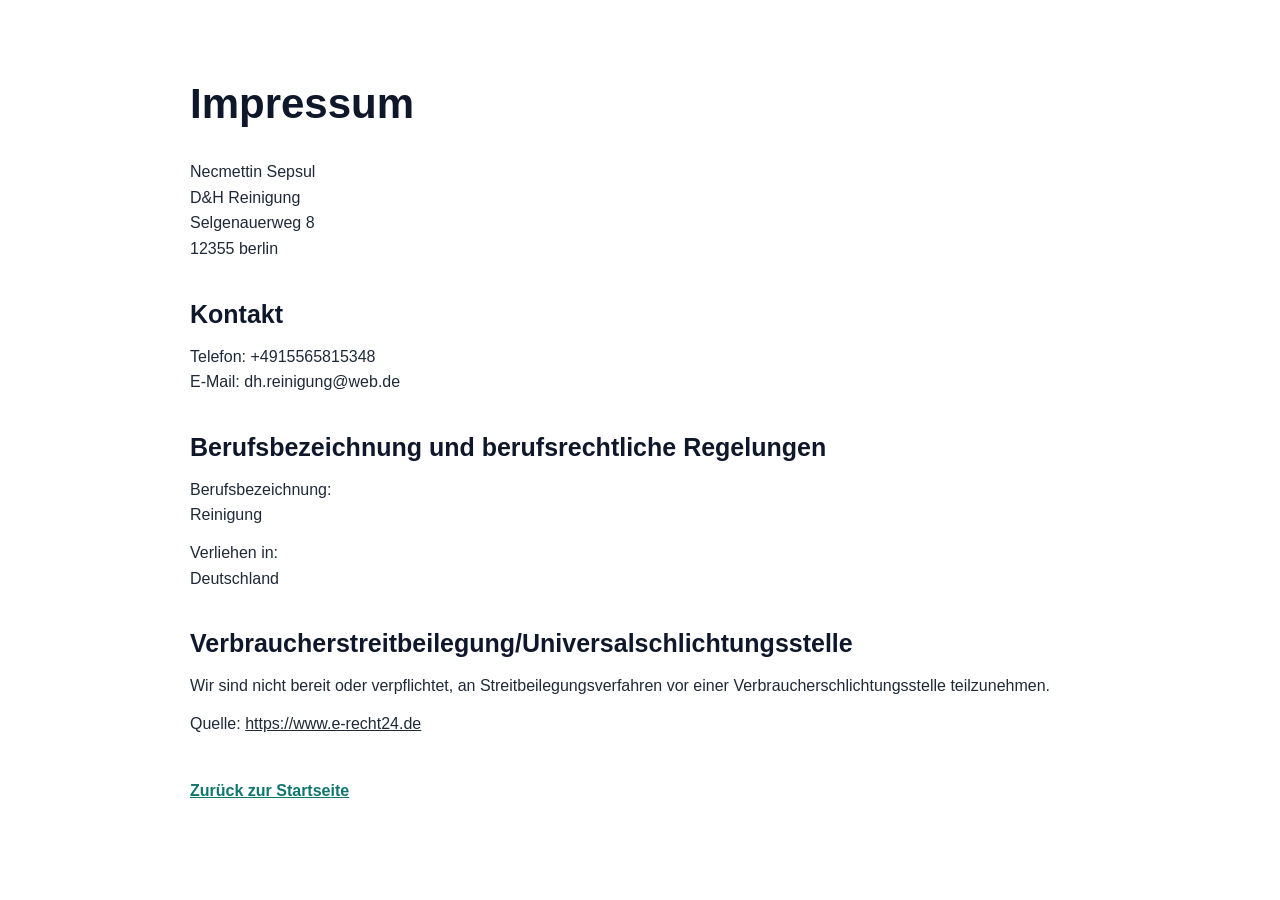
<file: impressum.html>
<!DOCTYPE html>
<html lang="de">
<head>
  <meta charset="UTF-8" />
  <meta name="viewport" content="width=device-width, initial-scale=1.0" />
  <title>Impressum | Muster Reinigung</title>
  <link rel="stylesheet" href="style.css" />
</head>
<body>
  <main class="container legal-page">
    <h1>Impressum</h1>

<p>Necmettin Sepsul<br />
D&H Reinigung<br />
Selgenauerweg 8<br />
12355 berlin</p>

<h2>Kontakt</h2>
<p>Telefon: +4915565815348<br />
E-Mail: dh.reinigung@web.de</p>

<h2>Berufsbezeichnung und berufsrechtliche Regelungen</h2>
<p>Berufsbezeichnung:<br />
Reinigung</p>
<p>Verliehen in:<br />
Deutschland</p>
<h2>Verbraucher&shy;streit&shy;beilegung/Universal&shy;schlichtungs&shy;stelle</h2>
<p>Wir sind nicht bereit oder verpflichtet, an Streitbeilegungsverfahren vor einer Verbraucherschlichtungsstelle teilzunehmen.</p>

<p>Quelle: <a href="https://www.e-recht24.de">https://www.e-recht24.de</a></p>

   

    <a class="back-link" href="index.html">Zurück zur Startseite</a>
  </main>
</body>
</html>
</file>
<file: style.css>
* {
  box-sizing: border-box;
  margin: 0;
  padding: 0;
}

:root {
  --primary: #0f766e;
  --primary-dark: #0b4f4a;
  --dark: #0f172a;
  --text: #1f2937;
  --muted: #6b7280;
  --light: #f8fafc;
  --white: #ffffff;
  --border: #e5e7eb;
  --shadow: 0 18px 45px rgba(15, 23, 42, 0.12);
}

html {
  scroll-behavior: smooth;
}

body {
  font-family: Arial, Helvetica, sans-serif;
  color: var(--text);
  background: var(--white);
  line-height: 1.6;
}

a {
  color: inherit;
}

.container {
  width: min(1160px, 92%);
  margin: 0 auto;
}

.topbar {
  background: var(--dark);
  color: var(--white);
  font-size: 14px;
}

.topbar-inner {
  display: flex;
  justify-content: flex-end;
  gap: 22px;
  padding: 9px 0;
}

.topbar a {
  color: var(--white);
  text-decoration: none;
}

.header {
  position: sticky;
  top: 0;
  z-index: 99;
  background: rgba(255,255,255,0.96);
  border-bottom: 1px solid var(--border);
  backdrop-filter: blur(12px);
}

.nav {
  display: flex;
  align-items: center;
  justify-content: space-between;
  min-height: 78px;
  gap: 20px;
}

.brand {
  display: flex;
  align-items: center;
  gap: 12px;
  text-decoration: none;
}

.brand-icon {
  display: grid;
  place-items: center;
  width: 46px;
  height: 46px;
  border-radius: 14px;
  background: var(--primary);
  color: white;
  font-weight: 800;
}

.brand strong {
  display: block;
  font-size: 18px;
  color: var(--dark);
}

.brand small {
  color: var(--muted);
}

nav {
  display: flex;
  gap: 22px;
}

nav a {
  text-decoration: none;
  font-weight: 700;
  color: #334155;
}

.nav-cta {
  text-decoration: none;
  background: var(--primary);
  color: white;
  padding: 12px 18px;
  border-radius: 999px;
  font-weight: 800;
}

.hero {
  padding: 90px 0;
  background:
    linear-gradient(120deg, rgba(15, 118, 110, .94), rgba(15, 23, 42, .86)),
    url("https://images.unsplash.com/photo-1581578731548-c64695cc6952?auto=format&fit=crop&w=1800&q=80");
  background-size: cover;
  background-position: center;
  color: white;
}

.hero-grid {
  display: grid;
  grid-template-columns: 1.1fr .9fr;
  gap: 42px;
  align-items: center;
}

.badge,
.eyebrow {
  display: inline-block;
  color: var(--primary);
  background: rgba(15, 118, 110, .1);
  padding: 8px 12px;
  border-radius: 999px;
  font-weight: 800;
  margin-bottom: 16px;
}

.hero .badge {
  background: rgba(255,255,255,.16);
  color: white;
}

.hero h1 {
  font-size: clamp(42px, 7vw, 72px);
  line-height: 1.05;
  max-width: 780px;
  margin-bottom: 24px;
}

.lead {
  font-size: 21px;
  color: rgba(255,255,255,.88);
  max-width: 700px;
  margin-bottom: 30px;
}

.hero-actions {
  display: flex;
  flex-wrap: wrap;
  gap: 14px;
  margin-bottom: 24px;
}

.btn {
  display: inline-block;
  text-decoration: none;
  padding: 15px 22px;
  border-radius: 999px;
  font-weight: 800;
  border: 2px solid transparent;
}

.btn-primary {
  background: white;
  color: var(--primary-dark);
}

.btn-outline {
  border-color: white;
  color: white;
}

.btn-light {
  background: white;
  color: var(--primary-dark);
  margin-top: 20px;
}

.hero-points {
  display: flex;
  gap: 18px;
  flex-wrap: wrap;
  color: rgba(255,255,255,.9);
  font-weight: 700;
}

.quote-card {
  background: white;
  color: var(--text);
  padding: 32px;
  border-radius: 26px;
  box-shadow: var(--shadow);
}

.quote-card h2 {
  color: var(--dark);
  margin-bottom: 8px;
}

.quote-card p {
  color: var(--muted);
  margin-bottom: 18px;
}

.quote-card form,
.contact-form {
  display: grid;
  gap: 12px;
}

input,
textarea,
select {
  width: 100%;
  border: 1px solid #d1d5db;
  border-radius: 14px;
  padding: 14px 15px;
  font-size: 16px;
  font-family: inherit;
  background: white;
}

textarea {
  min-height: 120px;
  resize: vertical;
}

button {
  border: none;
  border-radius: 14px;
  padding: 15px;
  font-size: 17px;
  font-weight: 800;
  cursor: pointer;
  background: var(--primary);
  color: white;
}

small {
  color: var(--muted);
}

.stats {
  background: var(--light);
  padding: 30px 0;
}

.stats-grid {
  display: grid;
  grid-template-columns: repeat(4, 1fr);
  gap: 18px;
}

.stats-grid div {
  background: white;
  border: 1px solid var(--border);
  border-radius: 20px;
  padding: 22px;
  text-align: center;
}

.stats-grid strong {
  display: block;
  font-size: 28px;
  color: var(--primary);
}

.stats-grid span {
  color: var(--muted);
}

.section {
  padding: 90px 0;
}

.section-head {
  max-width: 760px;
  margin-bottom: 38px;
}

.section-head h2,
.contact-grid h2,
.why-grid h2 {
  font-size: clamp(32px, 5vw, 48px);
  line-height: 1.15;
  color: var(--dark);
  margin-bottom: 16px;
}

.section-head p,
.contact-grid p,
.why-grid p {
  color: var(--muted);
  font-size: 18px;
}

.service-grid {
  display: grid;
  grid-template-columns: repeat(3, 1fr);
  gap: 22px;
}

.service-card {
  border: 1px solid var(--border);
  border-radius: 24px;
  padding: 28px;
  background: white;
  box-shadow: 0 12px 28px rgba(15, 23, 42, 0.06);
}

.service-icon {
  display: inline-grid;
  place-items: center;
  width: 52px;
  height: 52px;
  background: #ecfdf5;
  border-radius: 16px;
  font-size: 26px;
  margin-bottom: 18px;
}

.service-card h3 {
  font-size: 22px;
  color: var(--dark);
  margin-bottom: 10px;
}

.service-card p {
  color: var(--muted);
}

.dark {
  background: var(--dark);
  color: white;
}

.dark .eyebrow {
  color: white;
  background: rgba(255,255,255,.12);
}

.dark h2,
.dark p {
  color: white;
}

.why-grid {
  display: grid;
  grid-template-columns: .9fr 1.1fr;
  gap: 40px;
  align-items: start;
}

.why-list {
  display: grid;
  grid-template-columns: 1fr 1fr;
  gap: 18px;
}

.why-list div {
  background: rgba(255,255,255,.08);
  border: 1px solid rgba(255,255,255,.12);
  border-radius: 22px;
  padding: 24px;
}

.why-list h3 {
  margin-bottom: 8px;
}

.steps,
.testimonial-grid {
  display: grid;
  grid-template-columns: repeat(3, 1fr);
  gap: 22px;
}

.step {
  background: var(--light);
  border: 1px solid var(--border);
  border-radius: 24px;
  padding: 28px;
}

.step span {
  display: grid;
  place-items: center;
  width: 46px;
  height: 46px;
  border-radius: 14px;
  background: var(--primary);
  color: white;
  font-size: 22px;
  font-weight: 900;
  margin-bottom: 18px;
}

.step h3 {
  margin-bottom: 8px;
}

.testimonials {
  background: var(--light);
}

.testimonial {
  background: white;
  border: 1px solid var(--border);
  border-radius: 24px;
  padding: 28px;
  box-shadow: 0 12px 28px rgba(15, 23, 42, 0.05);
}

.testimonial p {
  font-size: 18px;
  margin-bottom: 16px;
  color: #334155;
}

.contact-section {
  background: linear-gradient(180deg, white, var(--light));
}

.contact-grid {
  display: grid;
  grid-template-columns: .9fr 1.1fr;
  gap: 38px;
  align-items: start;
}

.contact-box {
  margin-top: 24px;
  background: white;
  border: 1px solid var(--border);
  border-radius: 24px;
  padding: 24px;
  box-shadow: 0 12px 28px rgba(15, 23, 42, 0.05);
}

.contact-box p {
  margin-bottom: 10px;
}

.contact-box a {
  color: var(--primary);
  font-weight: 800;
}

.contact-form {
  background: white;
  border: 1px solid var(--border);
  border-radius: 26px;
  padding: 30px;
  box-shadow: var(--shadow);
}

.footer {
  background: #020617;
  color: white;
  padding: 35px 0;
}

.footer-grid {
  display: flex;
  justify-content: space-between;
  gap: 30px;
}

.footer p {
  color: #cbd5e1;
  margin-top: 8px;
}

.footer a {
  color: white;
  margin-left: 18px;
  text-decoration: none;
}

.legal-page {
  padding: 70px 0;
  max-width: 900px;
}

.legal-page h1 {
  font-size: 42px;
  margin-bottom: 22px;
  color: var(--dark);
}

.legal-page h2 {
  font-size: 25px;
  margin-top: 32px;
  margin-bottom: 10px;
  color: var(--dark);
}

.legal-page p {
  margin-bottom: 12px;
}

.back-link {
  display: inline-block;
  margin-top: 30px;
  color: var(--primary);
  font-weight: 800;
}

@media (max-width: 900px) {
  .topbar-inner {
    justify-content: center;
    flex-wrap: wrap;
  }

  .nav {
    align-items: flex-start;
    flex-direction: column;
    padding: 16px 0;
  }

  nav {
    flex-wrap: wrap;
    gap: 14px;
  }

  .nav-cta {
    display: none;
  }

  .hero {
    padding: 62px 0;
  }

  .hero-grid,
  .why-grid,
  .contact-grid {
    grid-template-columns: 1fr;
  }

  .stats-grid,
  .service-grid,
  .steps,
  .testimonial-grid,
  .why-list {
    grid-template-columns: 1fr;
  }

  .section {
    padding: 62px 0;
  }

  .footer-grid {
    flex-direction: column;
  }

  .footer a {
    margin-left: 0;
    margin-right: 18px;
  }
}
</file>
